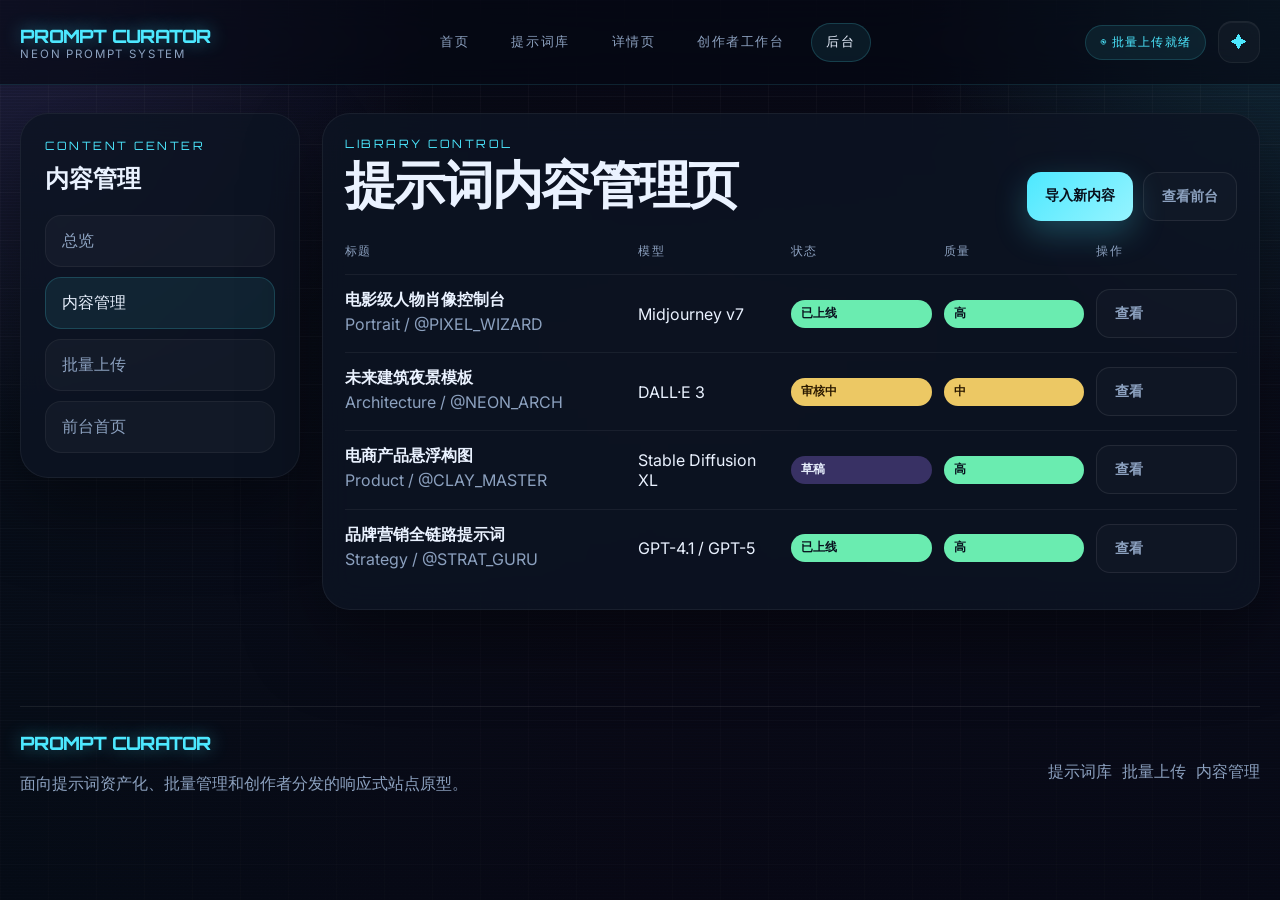
<file: admin-library.html>
<!DOCTYPE html>
<html lang="zh-CN">
<head>
  <meta charset="UTF-8">
  <meta name="viewport" content="width=device-width, initial-scale=1.0">
  <title>Prompt Curator | 内容管理</title>
  <link rel="preconnect" href="https://fonts.googleapis.com">
  <link rel="preconnect" href="https://fonts.gstatic.com" crossorigin>
  <link href="https://fonts.googleapis.com/css2?family=Inter:wght@400;500;600;700;800&family=Manrope:wght@500;700;800&family=Orbitron:wght@500;700;800&family=Space+Grotesk:wght@500;700&display=swap" rel="stylesheet">
  <link rel="stylesheet" href="assets/styles.css">
</head>
<body data-page="admin-library">
  <main data-admin-library-root></main>
  <script src="assets/app.js"></script>
</body>
</html>
</file>
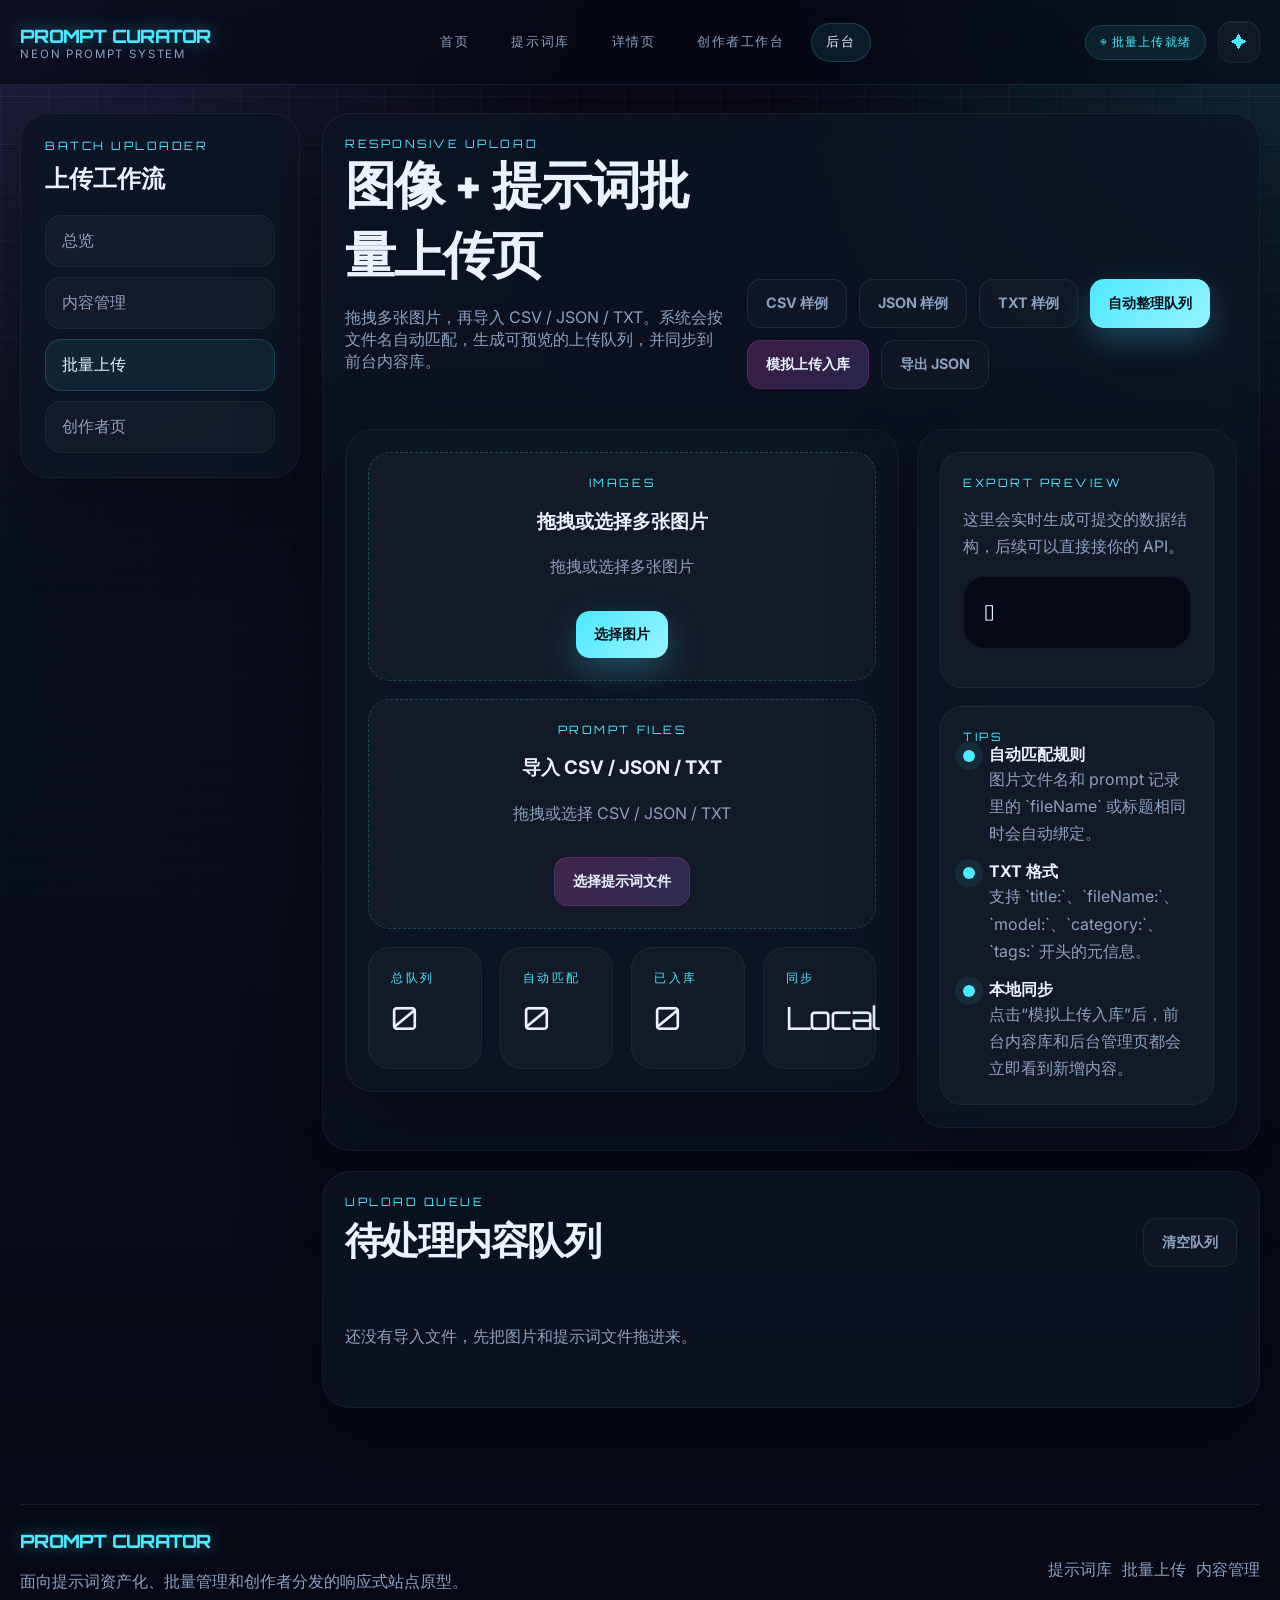
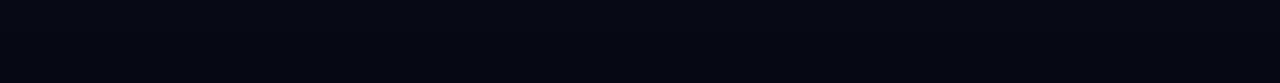
<file: admin-upload.html>
<!DOCTYPE html>
<html lang="zh-CN">
<head>
  <meta charset="UTF-8">
  <meta name="viewport" content="width=device-width, initial-scale=1.0">
  <title>Prompt Curator | 批量上传</title>
  <link rel="preconnect" href="https://fonts.googleapis.com">
  <link rel="preconnect" href="https://fonts.gstatic.com" crossorigin>
  <link href="https://fonts.googleapis.com/css2?family=Inter:wght@400;500;600;700;800&family=Manrope:wght@500;700;800&family=Orbitron:wght@500;700;800&family=Space+Grotesk:wght@500;700&display=swap" rel="stylesheet">
  <link rel="stylesheet" href="assets/styles.css">
</head>
<body data-page="admin-upload">
  <main data-upload-root>
    <div class="shell admin-layout">
      <aside class="admin-sidebar surface">
        <div class="eyebrow">Batch Uploader</div>
        <h2 style="margin-top: 10px;">上传工作流</h2>
        <div class="admin-menu">
          <a href="admin.html">总览</a>
          <a href="admin-library.html">内容管理</a>
          <a class="is-active" href="admin-upload.html">批量上传</a>
          <a href="create.html">创作者页</a>
        </div>
      </aside>
      <main class="admin-main">
        <section class="upload-shell">
          <div class="section-header">
            <div>
              <div class="eyebrow">Responsive Upload</div>
              <h1 class="admin-title">图像 + 提示词批量上传页</h1>
              <p class="section-copy">拖拽多张图片，再导入 CSV / JSON / TXT。系统会按文件名自动匹配，生成可预览的上传队列，并同步到前台内容库。</p>
            </div>
            <div class="upload-actions">
              <a class="ghost-btn" href="samples/batch-prompts.csv">CSV 样例</a>
              <a class="ghost-btn" href="samples/batch-prompts.json">JSON 样例</a>
              <a class="ghost-btn" href="samples/batch-prompts.txt">TXT 样例</a>
              <button class="primary-btn" type="button" data-merge>自动整理队列</button>
              <button class="secondary-btn" type="button" data-upload>模拟上传入库</button>
              <button class="ghost-btn" type="button" data-download>导出 JSON</button>
            </div>
          </div>
          <div class="upload-grid">
            <div class="upload-shell">
              <div class="dropzone" data-image-dropzone>
                <div class="dropzone__inner">
                  <div class="eyebrow">Images</div>
                  <h3>拖拽或选择多张图片</h3>
                  <p class="muted" data-image-label>拖拽或选择多张图片</p>
                  <label class="primary-btn" style="display: inline-flex; margin-top: 14px;">
                    选择图片
                    <input class="sr-only" type="file" accept="image/*" multiple data-image-input>
                  </label>
                </div>
              </div>
              <div class="dropzone" data-prompt-dropzone>
                <div class="dropzone__inner">
                  <div class="eyebrow">Prompt Files</div>
                  <h3>导入 CSV / JSON / TXT</h3>
                  <p class="muted" data-prompt-label>拖拽或选择 CSV / JSON / TXT</p>
                  <label class="secondary-btn" style="display: inline-flex; margin-top: 14px;">
                    选择提示词文件
                    <input class="sr-only" type="file" accept=".csv,.json,.txt" multiple data-prompt-input>
                  </label>
                </div>
              </div>
              <div class="stats-grid">
                <article class="stats-card">
                  <div class="eyebrow">总队列</div>
                  <div class="kpi__value" data-upload-count>0</div>
                </article>
                <article class="stats-card">
                  <div class="eyebrow">自动匹配</div>
                  <div class="kpi__value" data-match-count>0</div>
                </article>
                <article class="stats-card">
                  <div class="eyebrow">已入库</div>
                  <div class="kpi__value" data-ready-count>0</div>
                </article>
                <article class="stats-card">
                  <div class="eyebrow">同步</div>
                  <div class="kpi__value">Local</div>
                </article>
              </div>
            </div>
            <aside class="upload-shell">
              <section class="detail-card">
                <div class="eyebrow">Export Preview</div>
                <p class="muted">这里会实时生成可提交的数据结构，后续可以直接接你的 API。</p>
                <pre class="prompt-block" data-export-json>[]</pre>
              </section>
              <section class="detail-card">
                <div class="eyebrow">Tips</div>
                <div class="timeline">
                  <div class="timeline-item">
                    <span class="timeline-dot"></span>
                    <div><strong>自动匹配规则</strong><div class="muted">图片文件名和 prompt 记录里的 `fileName` 或标题相同时会自动绑定。</div></div>
                  </div>
                  <div class="timeline-item">
                    <span class="timeline-dot"></span>
                    <div><strong>TXT 格式</strong><div class="muted">支持 `title:`、`fileName:`、`model:`、`category:`、`tags:` 开头的元信息。</div></div>
                  </div>
                  <div class="timeline-item">
                    <span class="timeline-dot"></span>
                    <div><strong>本地同步</strong><div class="muted">点击“模拟上传入库”后，前台内容库和后台管理页都会立即看到新增内容。</div></div>
                  </div>
                </div>
              </section>
            </aside>
          </div>
        </section>
        <section class="upload-shell">
          <div class="section-header">
            <div>
              <div class="eyebrow">Upload Queue</div>
              <h2 class="section-title">待处理内容队列</h2>
            </div>
            <div class="toolbar">
              <button class="ghost-btn" type="button" data-clear>清空队列</button>
            </div>
          </div>
          <p class="muted" data-empty-state>还没有导入文件，先把图片和提示词文件拖进来。</p>
          <div class="queue-list" data-queue-list></div>
        </section>
      </main>
    </div>
  </main>
  <script src="assets/app.js"></script>
  <script src="assets/upload.js"></script>
</body>
</html>
</file>
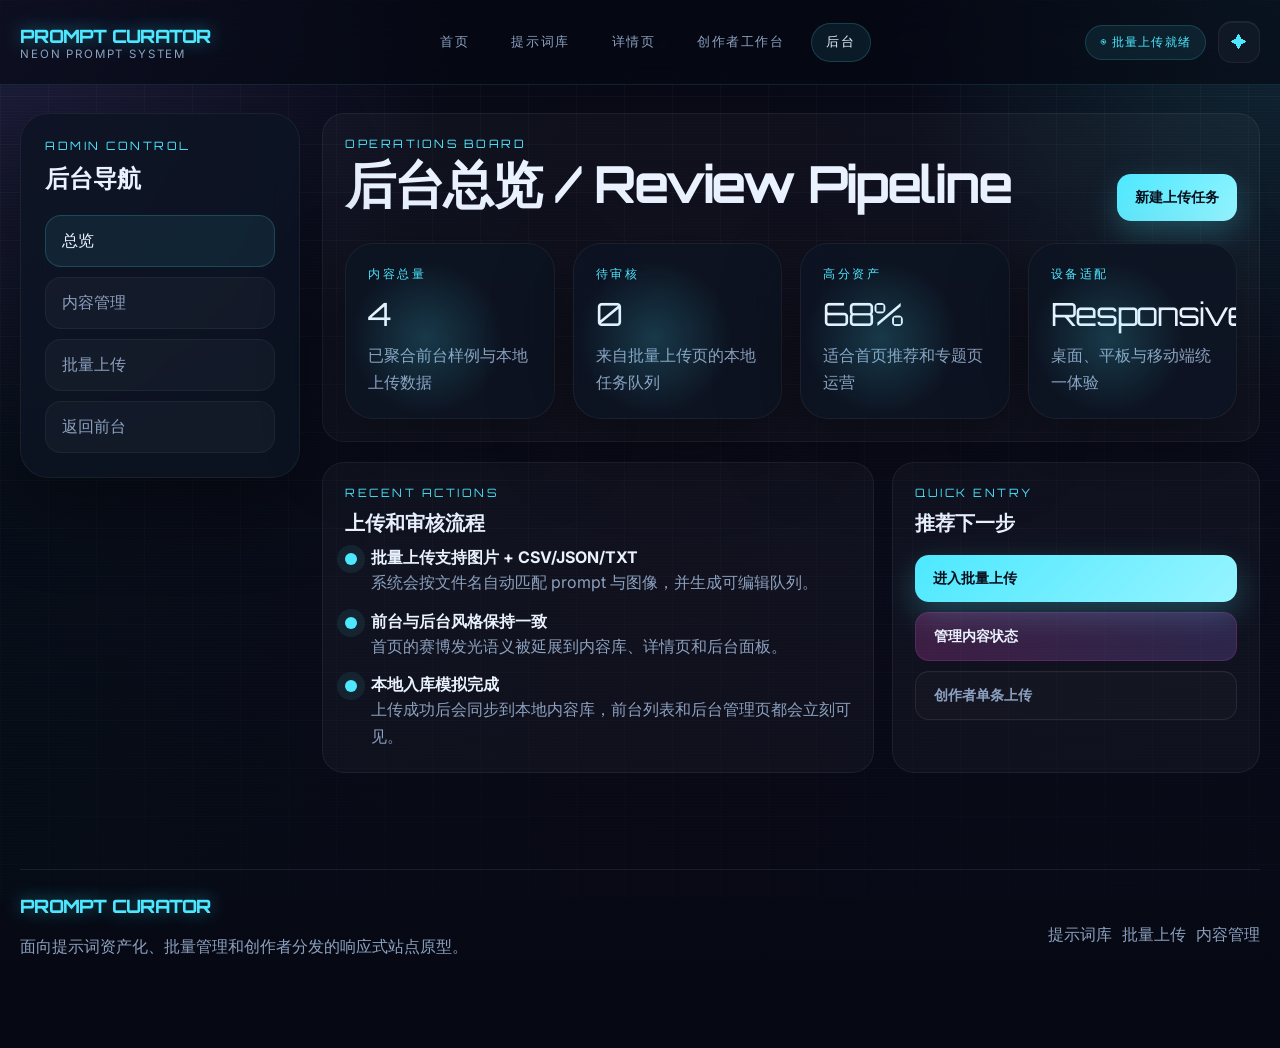
<file: admin.html>
<!DOCTYPE html>
<html lang="zh-CN">
<head>
  <meta charset="UTF-8">
  <meta name="viewport" content="width=device-width, initial-scale=1.0">
  <title>Prompt Curator | 后台总览</title>
  <link rel="preconnect" href="https://fonts.googleapis.com">
  <link rel="preconnect" href="https://fonts.gstatic.com" crossorigin>
  <link href="https://fonts.googleapis.com/css2?family=Inter:wght@400;500;600;700;800&family=Manrope:wght@500;700;800&family=Orbitron:wght@500;700;800&family=Space+Grotesk:wght@500;700&display=swap" rel="stylesheet">
  <link rel="stylesheet" href="assets/styles.css">
</head>
<body data-page="admin">
  <main data-admin-root></main>
  <script src="assets/app.js"></script>
</body>
</html>
</file>
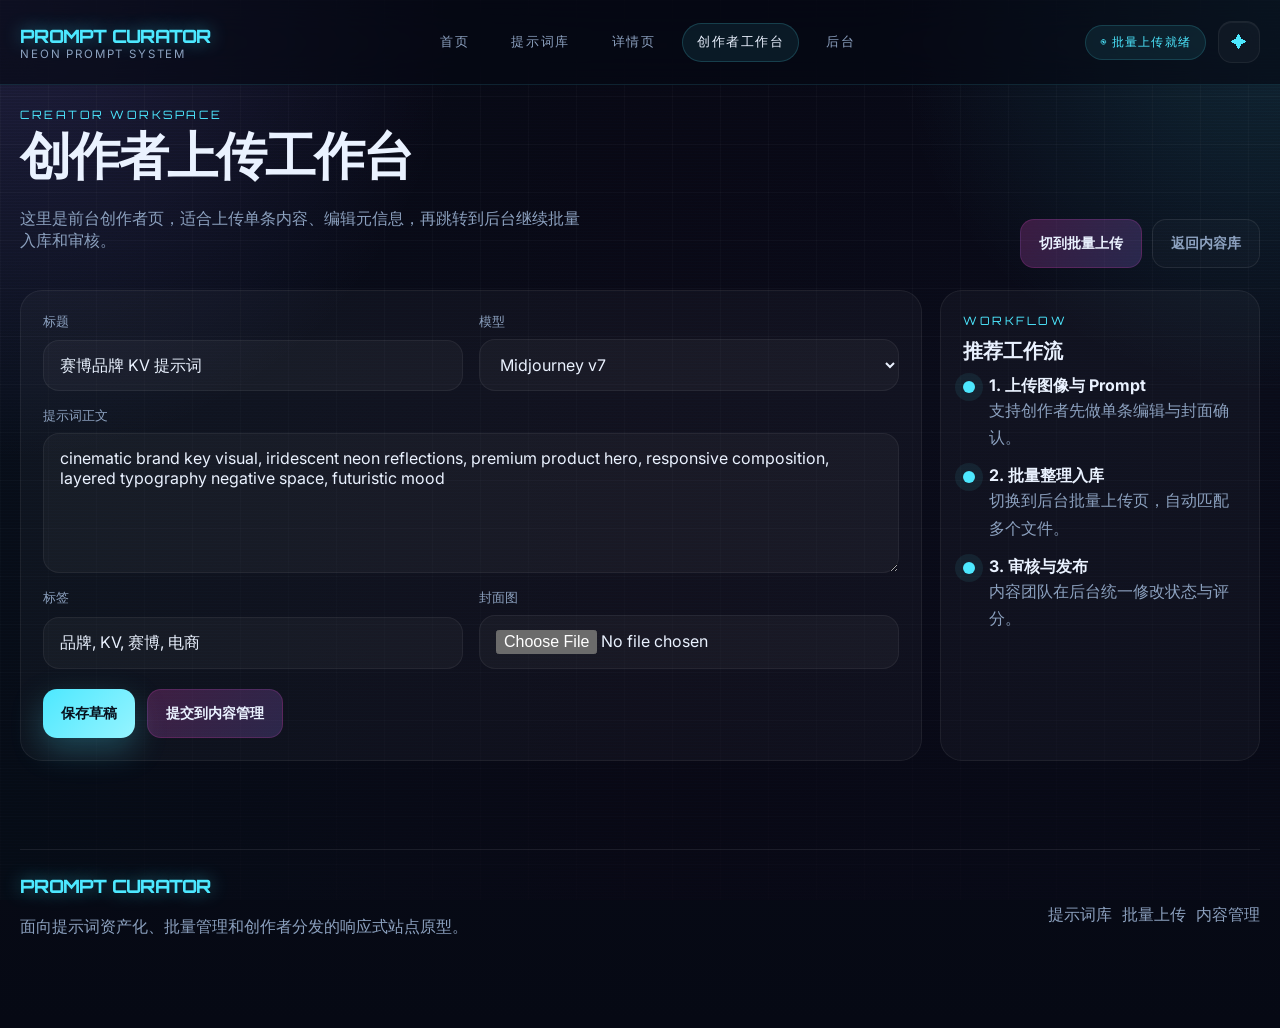
<file: create.html>
<!DOCTYPE html>
<html lang="zh-CN">
<head>
  <meta charset="UTF-8">
  <meta name="viewport" content="width=device-width, initial-scale=1.0">
  <title>Prompt Curator | 创作者工作台</title>
  <link rel="preconnect" href="https://fonts.googleapis.com">
  <link rel="preconnect" href="https://fonts.gstatic.com" crossorigin>
  <link href="https://fonts.googleapis.com/css2?family=Inter:wght@400;500;600;700;800&family=Manrope:wght@500;700;800&family=Orbitron:wght@500;700;800&family=Space+Grotesk:wght@500;700&display=swap" rel="stylesheet">
  <link rel="stylesheet" href="assets/styles.css">
</head>
<body data-page="create">
  <main data-create-root></main>
  <script src="assets/app.js"></script>
</body>
</html>
</file>
<file: assets/styles.css>
:root {
  color-scheme: dark;
  --bg: #060914;
  --bg-soft: #0c1221;
  --panel: rgba(13, 20, 35, 0.82);
  --panel-strong: rgba(17, 27, 46, 0.92);
  --panel-alt: rgba(10, 14, 28, 0.74);
  --text: #eaf2ff;
  --muted: #8ca1bf;
  --line: rgba(120, 160, 220, 0.12);
  --line-strong: rgba(120, 226, 255, 0.3);
  --cyan: #4de8ff;
  --pink: #ff4fd8;
  --violet: #9f7cff;
  --lime: #d8ff72;
  --danger: #ff7c88;
  --success: #72ffbd;
  --warning: #ffd86b;
  --radius-xl: 28px;
  --radius-lg: 22px;
  --radius-md: 16px;
  --radius-sm: 12px;
  --shadow-lg: 0 30px 80px rgba(0, 0, 0, 0.38);
  --shadow-glow: 0 0 0 1px rgba(77, 232, 255, 0.1), 0 20px 80px rgba(77, 232, 255, 0.12);
  --content: min(1240px, calc(100vw - 32px));
}

* {
  box-sizing: border-box;
}

html {
  scroll-behavior: smooth;
}

body {
  margin: 0;
  font-family: "Inter", "Noto Sans SC", sans-serif;
  color: var(--text);
  background:
    radial-gradient(circle at top left, rgba(159, 124, 255, 0.18), transparent 28%),
    radial-gradient(circle at top right, rgba(77, 232, 255, 0.15), transparent 24%),
    linear-gradient(180deg, #060914 0%, #090d19 38%, #060914 100%);
  min-height: 100vh;
  overflow-x: hidden;
}

body::before {
  content: "";
  position: fixed;
  inset: 0;
  background-image:
    linear-gradient(rgba(255, 255, 255, 0.03) 1px, transparent 1px),
    linear-gradient(90deg, rgba(255, 255, 255, 0.03) 1px, transparent 1px);
  background-size: 48px 48px;
  mask-image: linear-gradient(180deg, rgba(255, 255, 255, 0.92), rgba(255, 255, 255, 0.35));
  pointer-events: none;
  z-index: -2;
}

body::after {
  content: "";
  position: fixed;
  inset: 0;
  background:
    linear-gradient(rgba(18, 18, 18, 0) 50%, rgba(0, 0, 0, 0.18) 50%),
    linear-gradient(90deg, rgba(77, 232, 255, 0.04), rgba(255, 79, 216, 0.03), rgba(159, 124, 255, 0.04));
  background-size: 100% 3px, 100% 100%;
  opacity: 0.45;
  pointer-events: none;
  z-index: -1;
}

a {
  color: inherit;
  text-decoration: none;
}

img {
  max-width: 100%;
  display: block;
}

button,
input,
textarea,
select {
  font: inherit;
}

button {
  cursor: pointer;
}

.shell {
  width: var(--content);
  margin: 0 auto;
}

.site-header {
  position: sticky;
  top: 0;
  z-index: 30;
  backdrop-filter: blur(18px);
  background: rgba(5, 9, 20, 0.64);
  border-bottom: 1px solid rgba(77, 232, 255, 0.12);
}

.site-header__bar {
  width: var(--content);
  margin: 0 auto;
  min-height: 84px;
  display: flex;
  align-items: center;
  justify-content: space-between;
  gap: 18px;
}

.brand {
  display: flex;
  align-items: center;
  gap: 16px;
}

.brand__title,
.hero__title,
.section-title,
.kpi__value,
.stat-card__value,
.eyebrow,
.admin-title {
  font-family: "Orbitron", "Manrope", sans-serif;
  letter-spacing: -0.04em;
}

.brand__title {
  font-size: 1.15rem;
  font-weight: 800;
  text-transform: uppercase;
  color: var(--cyan);
  text-shadow: 0 0 18px rgba(77, 232, 255, 0.45);
}

.brand__meta {
  font-size: 0.72rem;
  color: var(--muted);
  letter-spacing: 0.16em;
  text-transform: uppercase;
}

.main-nav {
  display: flex;
  align-items: center;
  gap: 12px;
  flex-wrap: wrap;
}

.main-nav a,
.icon-button,
.ghost-link {
  transition: transform 180ms ease, color 180ms ease, background 180ms ease, border-color 180ms ease;
}

.main-nav a {
  padding: 10px 14px;
  border-radius: 999px;
  font-size: 0.8rem;
  color: var(--muted);
  border: 1px solid transparent;
  text-transform: uppercase;
  letter-spacing: 0.12em;
}

.main-nav a.is-active,
.main-nav a:hover {
  color: var(--text);
  background: rgba(77, 232, 255, 0.08);
  border-color: rgba(77, 232, 255, 0.18);
}

.header-actions {
  display: flex;
  align-items: center;
  gap: 12px;
}

.icon-button {
  width: 42px;
  height: 42px;
  border-radius: 14px;
  border: 1px solid rgba(255, 255, 255, 0.06);
  background: rgba(255, 255, 255, 0.03);
  color: var(--cyan);
  display: inline-flex;
  align-items: center;
  justify-content: center;
  box-shadow: inset 0 1px 0 rgba(255, 255, 255, 0.05);
}

.icon-button:hover {
  transform: translateY(-1px);
  background: rgba(77, 232, 255, 0.08);
  border-color: rgba(77, 232, 255, 0.22);
}

.pill {
  display: inline-flex;
  align-items: center;
  gap: 8px;
  border-radius: 999px;
  padding: 8px 14px;
  font-size: 0.76rem;
  color: var(--cyan);
  background: rgba(77, 232, 255, 0.08);
  border: 1px solid rgba(77, 232, 255, 0.16);
  letter-spacing: 0.1em;
  text-transform: uppercase;
}

.hero {
  padding: 72px 0 28px;
}

.hero__grid {
  display: grid;
  grid-template-columns: minmax(0, 1.2fr) minmax(320px, 0.8fr);
  gap: 26px;
  align-items: stretch;
}

.hero-card,
.surface,
.panel,
.side-panel,
.table-shell,
.upload-shell,
.queue-card {
  background: var(--panel);
  border: 1px solid rgba(255, 255, 255, 0.06);
  border-radius: var(--radius-xl);
  box-shadow: var(--shadow-lg);
  backdrop-filter: blur(16px);
}

.hero-card {
  position: relative;
  overflow: hidden;
  padding: 38px;
  min-height: 520px;
}

.hero-card::before,
.surface--glow::before,
.kpi::before,
.queue-card::before {
  content: "";
  position: absolute;
  inset: auto auto 0 0;
  width: 160px;
  height: 160px;
  background: radial-gradient(circle, rgba(77, 232, 255, 0.18), transparent 68%);
  pointer-events: none;
}

.hero-card::after {
  content: "";
  position: absolute;
  right: -20%;
  top: -20%;
  width: 280px;
  height: 280px;
  background: radial-gradient(circle, rgba(255, 79, 216, 0.14), transparent 72%);
  pointer-events: none;
}

.hero__badge {
  margin-bottom: 18px;
}

.eyebrow {
  font-size: 0.72rem;
  color: var(--cyan);
  letter-spacing: 0.22em;
  text-transform: uppercase;
}

.hero__title {
  margin: 0;
  font-size: clamp(2.8rem, 6vw, 5.4rem);
  line-height: 0.96;
  max-width: 10ch;
}

.gradient-text {
  background: linear-gradient(90deg, var(--cyan), #8cf5ff 28%, var(--pink) 72%, var(--violet));
  -webkit-background-clip: text;
  background-clip: text;
  color: transparent;
  text-shadow: 0 0 22px rgba(255, 79, 216, 0.2);
}

.hero__copy,
.muted {
  color: var(--muted);
  line-height: 1.7;
}

.search-frame,
.input-shell,
.dropzone,
.editor-card,
.small-card,
.feed-card,
.stats-card,
.timeline-card,
.prompt-block,
.detail-card,
.metric-row,
.table-row {
  background: rgba(255, 255, 255, 0.03);
  border: 1px solid rgba(255, 255, 255, 0.06);
  border-radius: var(--radius-lg);
}

.search-frame {
  display: flex;
  align-items: center;
  gap: 12px;
  padding: 10px;
  margin-top: 28px;
  box-shadow: var(--shadow-glow);
}

.search-frame input {
  flex: 1;
  min-width: 0;
  border: 0;
  background: transparent;
  color: var(--text);
  padding: 16px 8px;
}

.search-frame input:focus {
  outline: none;
}

.primary-btn,
.secondary-btn,
.ghost-btn,
.chip,
.tag {
  border-radius: 14px;
  border: 0;
  transition: transform 180ms ease, filter 180ms ease, background 180ms ease;
}

.primary-btn,
.secondary-btn,
.ghost-btn {
  padding: 14px 18px;
  font-size: 0.9rem;
  font-weight: 700;
}

.primary-btn {
  color: #08101d;
  background: linear-gradient(135deg, var(--cyan), #96f4ff);
  box-shadow: 0 12px 32px rgba(77, 232, 255, 0.25);
}

.secondary-btn {
  color: var(--text);
  background: linear-gradient(135deg, rgba(255, 79, 216, 0.2), rgba(159, 124, 255, 0.2));
  border: 1px solid rgba(255, 79, 216, 0.16);
}

.ghost-btn {
  color: var(--muted);
  background: rgba(255, 255, 255, 0.02);
  border: 1px solid rgba(255, 255, 255, 0.08);
}

.primary-btn:hover,
.secondary-btn:hover,
.ghost-btn:hover,
.chip:hover,
.tag:hover {
  transform: translateY(-1px);
  filter: brightness(1.04);
}

.hero__panel {
  display: grid;
  gap: 16px;
}

.small-card {
  padding: 22px;
  position: relative;
  overflow: hidden;
}

.small-card--pink {
  background: linear-gradient(180deg, rgba(255, 79, 216, 0.14), rgba(255, 255, 255, 0.02));
}

.small-card--cyan {
  background: linear-gradient(180deg, rgba(77, 232, 255, 0.14), rgba(255, 255, 255, 0.02));
}

.small-card--violet {
  background: linear-gradient(180deg, rgba(159, 124, 255, 0.16), rgba(255, 255, 255, 0.03));
}

.section {
  padding: 22px 0 32px;
}

.section-header {
  display: flex;
  align-items: end;
  justify-content: space-between;
  gap: 20px;
  margin-bottom: 22px;
}

.section-title {
  margin: 6px 0 0;
  font-size: clamp(1.6rem, 3vw, 2.5rem);
}

.section-copy {
  max-width: 56ch;
  color: var(--muted);
}

.chip-row,
.tag-row,
.toolbar {
  display: flex;
  flex-wrap: wrap;
  gap: 10px;
}

.chip,
.tag {
  display: inline-flex;
  align-items: center;
  gap: 8px;
  padding: 10px 14px;
  background: rgba(77, 232, 255, 0.06);
  color: var(--text);
  border: 1px solid rgba(77, 232, 255, 0.12);
  font-size: 0.82rem;
}

.tag {
  padding: 8px 12px;
  font-size: 0.76rem;
  color: var(--muted);
}

.content-grid {
  display: grid;
  grid-template-columns: minmax(0, 1fr) 330px;
  gap: 24px;
}

.feed-grid {
  display: grid;
  grid-template-columns: repeat(2, minmax(0, 1fr));
  gap: 18px;
}

.feed-card {
  overflow: hidden;
  position: relative;
  min-height: 100%;
}

.feed-card__media {
  aspect-ratio: 1.15;
  background: linear-gradient(135deg, rgba(77, 232, 255, 0.25), rgba(159, 124, 255, 0.18));
  overflow: hidden;
}

.feed-card__media img {
  width: 100%;
  height: 100%;
  object-fit: cover;
}

.feed-card__body {
  padding: 20px;
}

.feed-card__title,
.detail-card__title {
  margin: 0 0 10px;
  font-size: 1.22rem;
  font-weight: 700;
}

.feed-card__footer,
.inline-metrics,
.upload-stats,
.detail-meta,
.meta-row {
  display: flex;
  align-items: center;
  justify-content: space-between;
  gap: 12px;
  flex-wrap: wrap;
}

.side-panel {
  padding: 22px;
}

.creator-list,
.timeline,
.queue-list,
.detail-side-list {
  display: grid;
  gap: 14px;
}

.creator {
  display: flex;
  align-items: center;
  gap: 14px;
  padding: 12px;
  border-radius: var(--radius-md);
  background: rgba(255, 255, 255, 0.03);
}

.creator__avatar {
  width: 48px;
  height: 48px;
  border-radius: 18px;
  overflow: hidden;
}

.cta-card {
  margin-top: 18px;
  padding: 24px;
  border-radius: var(--radius-lg);
  background: linear-gradient(160deg, rgba(255, 79, 216, 0.18), rgba(77, 232, 255, 0.08) 72%);
}

.stats-grid,
.admin-grid,
.kpi-grid,
.detail-grid,
.management-grid,
.upload-grid,
.library-grid {
  display: grid;
  gap: 18px;
}

.stats-grid {
  grid-template-columns: repeat(4, minmax(0, 1fr));
}

.kpi-grid {
  grid-template-columns: repeat(4, minmax(0, 1fr));
}

.kpi {
  position: relative;
  overflow: hidden;
  padding: 22px;
}

.kpi__value {
  font-size: 2rem;
  margin: 12px 0 8px;
}

.admin-layout {
  display: grid;
  grid-template-columns: 280px minmax(0, 1fr);
  gap: 22px;
  padding: 28px 0 40px;
}

.admin-sidebar {
  position: sticky;
  top: 104px;
  align-self: start;
  padding: 24px;
}

.admin-menu {
  display: grid;
  gap: 10px;
  margin-top: 20px;
}

.admin-menu a {
  padding: 14px 16px;
  border-radius: 16px;
  color: var(--muted);
  background: rgba(255, 255, 255, 0.03);
  border: 1px solid rgba(255, 255, 255, 0.05);
}

.admin-menu a.is-active,
.admin-menu a:hover {
  color: var(--text);
  background: rgba(77, 232, 255, 0.08);
  border-color: rgba(77, 232, 255, 0.18);
}

.admin-main {
  display: grid;
  gap: 20px;
}

.admin-title {
  margin: 0;
  font-size: clamp(2rem, 4vw, 3.25rem);
}

.stats-card,
.timeline-card,
.detail-card,
.editor-card,
.table-shell,
.upload-shell {
  padding: 22px;
}

.timeline-card {
  min-height: 100%;
}

.timeline-item {
  display: grid;
  grid-template-columns: 14px minmax(0, 1fr);
  gap: 12px;
}

.timeline-dot {
  width: 12px;
  height: 12px;
  margin-top: 6px;
  border-radius: 999px;
  background: var(--cyan);
  box-shadow: 0 0 0 8px rgba(77, 232, 255, 0.08);
}

.detail-grid {
  grid-template-columns: minmax(0, 1.2fr) 380px;
  align-items: start;
}

.detail-hero {
  aspect-ratio: 1.25;
  border-radius: var(--radius-xl);
  overflow: hidden;
  background: linear-gradient(135deg, rgba(77, 232, 255, 0.2), rgba(255, 79, 216, 0.2));
}

.detail-hero img {
  width: 100%;
  height: 100%;
  object-fit: cover;
}

.prompt-block {
  padding: 20px;
  font-family: "Space Grotesk", "Noto Sans SC", monospace;
  white-space: pre-wrap;
  line-height: 1.9;
  color: #dbeafe;
  background: rgba(3, 8, 18, 0.88);
}

.detail-action-bar {
  display: flex;
  gap: 12px;
  flex-wrap: wrap;
  margin: 18px 0 24px;
}

.management-grid {
  grid-template-columns: minmax(0, 1fr) 320px;
}

.table-shell {
  overflow: hidden;
}

.table-head,
.table-row {
  display: grid;
  grid-template-columns: 2fr 1fr 1fr 1fr 1fr;
  align-items: center;
  gap: 12px;
}

.table-head {
  padding: 0 0 14px;
  color: var(--muted);
  font-size: 0.78rem;
  text-transform: uppercase;
  letter-spacing: 0.12em;
}

.table-row {
  padding: 14px 0;
  border: 0;
  border-radius: 0;
  border-top: 1px solid rgba(255, 255, 255, 0.06);
  background: transparent;
}

.status,
.score {
  display: inline-flex;
  align-items: center;
  padding: 6px 10px;
  border-radius: 999px;
  font-size: 0.74rem;
  font-weight: 700;
}

.status--live,
.score--high {
  color: #08101d;
  background: rgba(114, 255, 189, 0.92);
}

.status--review {
  color: #2a1900;
  background: rgba(255, 216, 107, 0.92);
}

.status--draft {
  color: var(--text);
  background: rgba(159, 124, 255, 0.3);
}

.status--error {
  color: #2b080c;
  background: rgba(255, 124, 136, 0.86);
}

.score--mid {
  color: #2a1900;
  background: rgba(255, 216, 107, 0.92);
}

.score--low {
  color: var(--text);
  background: rgba(255, 255, 255, 0.12);
}

.form-grid {
  display: grid;
  grid-template-columns: repeat(2, minmax(0, 1fr));
  gap: 16px;
}

.field {
  display: grid;
  gap: 8px;
}

.field--full {
  grid-column: 1 / -1;
}

.field label {
  color: var(--muted);
  font-size: 0.82rem;
}

.input-shell,
.field textarea,
.field input,
.field select {
  width: 100%;
  border: 1px solid rgba(255, 255, 255, 0.06);
  background: rgba(255, 255, 255, 0.035);
  color: var(--text);
  border-radius: 16px;
  padding: 14px 16px;
}

.field textarea {
  min-height: 140px;
  resize: vertical;
}

.field input:focus,
.field textarea:focus,
.field select:focus {
  outline: 2px solid rgba(77, 232, 255, 0.35);
  border-color: transparent;
}

.upload-grid {
  grid-template-columns: minmax(0, 1.3fr) minmax(320px, 0.7fr);
  align-items: start;
}

.dropzone {
  padding: 22px;
  min-height: 220px;
  display: grid;
  place-items: center;
  text-align: center;
  border-style: dashed;
  border-color: rgba(77, 232, 255, 0.22);
}

.dropzone.is-dragover {
  border-color: rgba(77, 232, 255, 0.56);
  background: rgba(77, 232, 255, 0.08);
}

.dropzone__inner {
  max-width: 420px;
}

.upload-shell {
  display: grid;
  gap: 18px;
}

.upload-actions {
  display: flex;
  gap: 12px;
  flex-wrap: wrap;
}

.queue-list {
  max-height: 900px;
  overflow: auto;
  padding-right: 4px;
}

.queue-card {
  position: relative;
  overflow: hidden;
  padding: 16px;
}

.queue-card__top {
  display: grid;
  grid-template-columns: 92px minmax(0, 1fr);
  gap: 16px;
}

.queue-card__thumb {
  width: 92px;
  height: 92px;
  border-radius: 20px;
  overflow: hidden;
  background: linear-gradient(135deg, rgba(77, 232, 255, 0.2), rgba(255, 79, 216, 0.2));
}

.queue-card__thumb img {
  width: 100%;
  height: 100%;
  object-fit: cover;
}

.progress {
  width: 100%;
  height: 8px;
  border-radius: 999px;
  background: rgba(255, 255, 255, 0.06);
  overflow: hidden;
}

.progress > span {
  display: block;
  height: 100%;
  width: 0;
  background: linear-gradient(90deg, var(--cyan), var(--pink));
}

.library-grid {
  grid-template-columns: repeat(3, minmax(0, 1fr));
}

.footer {
  padding: 56px 0 72px;
  color: var(--muted);
}

.footer__bar {
  display: flex;
  align-items: center;
  justify-content: space-between;
  gap: 20px;
  padding-top: 24px;
  border-top: 1px solid rgba(255, 255, 255, 0.08);
}

.mobile-toggle {
  display: none;
}

.mobile-sheet {
  display: none;
}

.hide-desktop {
  display: none;
}

.sr-only {
  position: absolute;
  width: 1px;
  height: 1px;
  padding: 0;
  margin: -1px;
  overflow: hidden;
  clip: rect(0, 0, 0, 0);
  white-space: nowrap;
  border: 0;
}

@media (max-width: 1100px) {
  .hero__grid,
  .content-grid,
  .detail-grid,
  .management-grid,
  .upload-grid,
  .admin-layout {
    grid-template-columns: 1fr;
  }

  .admin-sidebar {
    position: static;
  }

  .stats-grid,
  .kpi-grid,
  .library-grid {
    grid-template-columns: repeat(2, minmax(0, 1fr));
  }

  .feed-grid {
    grid-template-columns: 1fr;
  }
}

@media (max-width: 840px) {
  .site-header__bar {
    min-height: 74px;
  }

  .main-nav,
  .header-actions .pill {
    display: none;
  }

  .mobile-toggle {
    display: inline-flex;
  }

  .mobile-sheet {
    display: none;
    width: var(--content);
    margin: 0 auto 18px;
    padding-bottom: 10px;
  }

  .mobile-sheet.is-open {
    display: grid;
    gap: 10px;
  }

  .mobile-sheet a {
    padding: 14px 16px;
    border-radius: 16px;
    background: rgba(255, 255, 255, 0.04);
    border: 1px solid rgba(255, 255, 255, 0.06);
    color: var(--muted);
  }

  .mobile-sheet a.is-active {
    color: var(--text);
    background: rgba(77, 232, 255, 0.08);
    border-color: rgba(77, 232, 255, 0.18);
  }

  .search-frame {
    flex-direction: column;
    align-items: stretch;
  }

  .search-frame button {
    width: 100%;
  }

  .stats-grid,
  .kpi-grid,
  .library-grid,
  .form-grid {
    grid-template-columns: 1fr;
  }

  .table-head {
    display: none;
  }

  .table-row {
    grid-template-columns: 1fr;
    gap: 8px;
    padding: 16px;
    margin-bottom: 10px;
    border: 1px solid rgba(255, 255, 255, 0.06);
    border-radius: 18px;
    background: rgba(255, 255, 255, 0.03);
  }

  .table-shell {
    padding-bottom: 10px;
  }

  .footer__bar {
    flex-direction: column;
    align-items: flex-start;
  }
}

@media (max-width: 620px) {
  .hero-card {
    padding: 26px;
    min-height: auto;
  }

  .hero {
    padding-top: 36px;
  }

  .section {
    padding-top: 18px;
  }

  .hide-mobile {
    display: none;
  }

  .hide-desktop {
    display: block;
  }

  .queue-card__top {
    grid-template-columns: 1fr;
  }

  .queue-card__thumb {
    width: 100%;
    height: 200px;
  }
}
</file>
